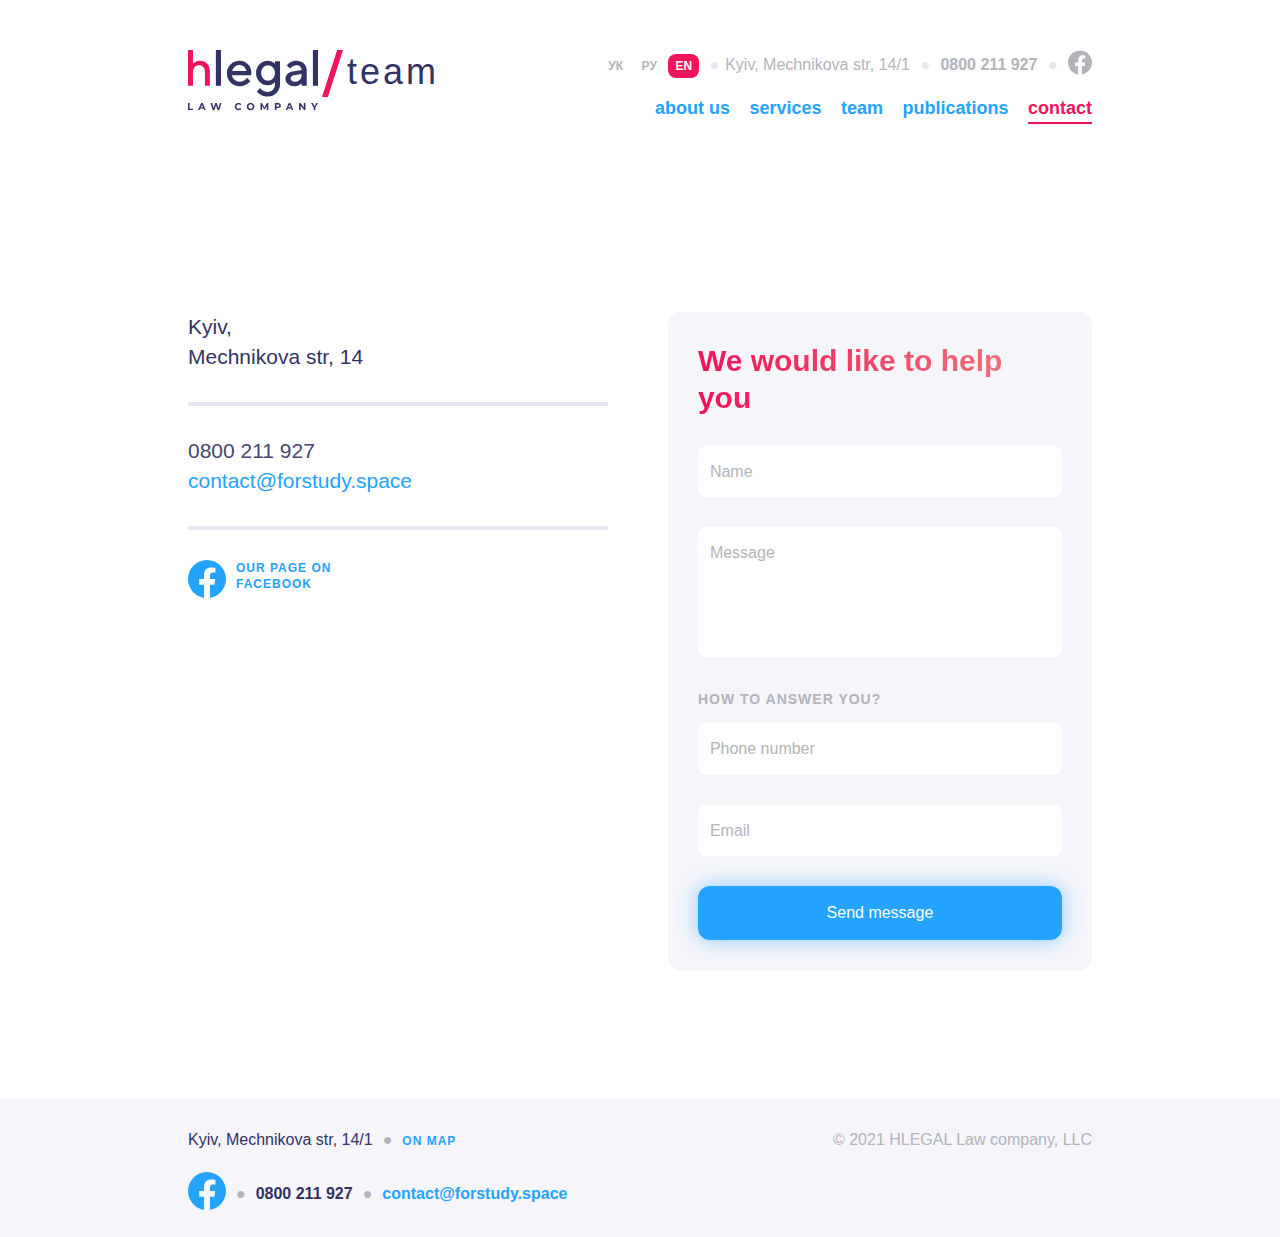
<file: index.html>
<!DOCTYPE html>
<html lang="en">

<head>
	<meta charset="UTF-8">
	<meta http-equiv="X-UA-Compatible" content="IE=edge">
	<meta name="viewport" content="width=device-width, initial-scale=1.0">
	<title>Contacts</title>
	<link rel="stylesheet" href="./fonts/font.css">
	<link rel="stylesheet" href="./css/style.css">
</head>

<body>
	<div class="wrapper">

		<!-- ____________________HEADER____________________ -->

		<header class="header">
			<div class="container">
				<div class="head-wrap">
					<div class="header-logo flex">
						<a href="#">
							<svg class="logo" width="130" height="61" viewbox="0 0 130 61" fill="none"
								xmlns="http://www.w3.org/2000/svg">
								<path
									d="M4.95672 0H0V35.7986H4.95672V22.5177C4.95672 20.2709 5.51557 18.4984 6.63326 17.2502C7.75095 16.002 9.2817 15.353 11.1769 15.353C12.8049 15.353 14.1655 15.9521 15.2589 17.1004C16.3523 18.2738 16.9112 19.7466 16.9112 21.5191V35.8236H21.8922V21.5191C21.8922 18.2238 20.9932 15.6276 19.1951 13.6804C17.3971 11.7332 15.0402 10.7596 12.1731 10.7596C11.347 10.7596 10.5209 10.8594 9.71906 11.0841C8.89294 11.3088 8.2369 11.5584 7.70235 11.833C7.16781 12.1076 6.65756 12.4072 6.1959 12.7567C5.73424 13.1062 5.41838 13.3558 5.27259 13.5056C5.1268 13.6554 5.00532 13.7552 4.95672 13.8301V0Z"
									fill="#F0145A" />
								<path d="M32.9726 0H27.8628V35.7689H32.9726V0Z" fill="#323264" />
								<path
									d="M63.1114 25.293L63.3669 22.7381C63.3669 19.3145 62.2428 16.453 59.9433 14.1536C57.6439 11.8541 54.7824 10.73 51.3588 10.73C47.9352 10.73 44.9715 11.9563 42.5188 14.4091C40.0661 16.8618 38.8397 19.7744 38.8397 23.2491C38.8397 26.826 40.1172 29.8919 42.621 32.4468C45.1248 35.0017 48.1396 36.2792 51.6143 36.2792C52.9429 36.2792 54.1692 36.0748 55.3956 35.7171C56.6219 35.3083 57.6439 34.8995 58.3593 34.4907C59.1258 34.0308 59.8922 33.5199 60.5565 32.9578C61.2208 32.3957 61.6807 31.9869 61.8851 31.7314C62.0895 31.4759 62.2428 31.3226 62.345 31.1693L59.0236 27.8479L58.2571 28.8188C57.7461 29.432 56.8774 30.0452 55.6511 30.7095C54.3736 31.3737 53.0451 31.6803 51.6143 31.6803C49.6215 31.6803 47.9352 31.0671 46.5045 29.7897C45.0737 28.5122 44.205 27.0304 43.9495 25.293H63.1114ZM51.3588 15.0733C53.2495 15.0733 54.7824 15.6354 56.0599 16.7085C57.2862 17.8327 58.0527 19.2123 58.3593 20.9497H44.1539C44.6138 19.2123 45.4314 17.8327 46.7089 16.7085C47.9352 15.6354 49.5193 15.0733 51.3588 15.0733Z"
									fill="#323264" />
								<path
									d="M86.9429 34.2863C86.9429 36.5347 86.2786 38.3742 84.8989 39.805C83.5704 41.1846 81.8841 41.9 79.7891 41.9C78.8693 41.9 77.9496 41.7467 77.0809 41.4912C76.2122 41.2357 75.5479 40.9291 74.9859 40.5714C74.4238 40.2137 73.9128 39.856 73.4018 39.3962C72.9419 38.9363 72.6353 38.6297 72.482 38.4764C72.3287 38.3231 72.2265 38.1698 72.1244 38.0676L68.803 41.389L69.2117 41.9C69.4672 42.2577 69.9271 42.7176 70.5403 43.2285C71.1535 43.6884 71.8689 44.1994 72.6864 44.7104C73.504 45.1703 74.526 45.5791 75.8034 45.9368C77.0809 46.2944 78.4094 46.4988 79.7891 46.4988C83.2638 46.4988 86.1253 45.3236 88.5269 42.9731C90.8774 40.5714 92.0527 37.7099 92.0527 34.2352V11.241H86.9429V13.7959L86.0742 13.0294C85.5121 12.5184 84.6434 12.0074 83.4171 11.4965C82.1907 10.9855 80.8622 10.73 79.5336 10.73C76.4166 10.73 73.7595 11.9052 71.4601 14.3069C69.1606 16.7085 68.0365 19.57 68.0365 22.9936C68.0365 26.4172 69.1606 29.2787 71.4601 31.6803C73.7595 34.0819 76.4166 35.2572 79.5336 35.2572C80.4023 35.2572 81.2199 35.155 82.0885 34.9506C82.9061 34.6951 83.5704 34.4396 84.1325 34.1841C84.6945 33.9286 85.2055 33.622 85.6654 33.2644C86.1253 32.9067 86.483 32.6512 86.5852 32.549L86.9429 32.1913V34.2863ZM73.1463 22.9936C73.1463 20.8475 73.8106 19.059 75.1903 17.5772C76.5699 16.0953 78.2051 15.3288 80.0446 15.3288C81.8841 15.3288 83.5193 16.0953 84.8989 17.5772C86.2275 19.059 86.9429 20.8475 86.9429 22.9936C86.9429 25.1397 86.2275 26.9282 84.8989 28.41C83.5193 29.8919 81.8841 30.6583 80.0446 30.6583C78.2051 30.6583 76.5699 29.8919 75.1903 28.41C73.8106 26.9282 73.1463 25.1397 73.1463 22.9936Z"
									fill="#323264" />
								<path
									d="M118.724 35.7682V19.9277C118.724 17.3217 117.753 15.1244 115.863 13.3871C113.972 11.5987 111.519 10.73 108.504 10.73C107.329 10.73 106.154 10.8833 105.03 11.1899C103.906 11.5476 102.986 11.9052 102.321 12.314C101.657 12.7228 100.993 13.1827 100.38 13.7448C99.7666 14.2558 99.4089 14.6135 99.2045 14.8179C99.0512 15.0222 98.8979 15.1755 98.7957 15.3288L102.117 18.6502L102.781 17.7816C103.19 17.2195 103.906 16.7085 104.979 16.1464C106.052 15.5843 107.227 15.3288 108.504 15.3288C109.986 15.3288 111.213 15.7887 112.183 16.6574C113.154 17.5261 113.614 18.6502 113.614 19.9277L104.672 21.4606C102.475 21.8183 100.686 22.687 99.46 24.0667C98.1825 25.4463 97.5182 27.1326 97.5182 29.1254C97.5182 31.016 98.3358 32.6512 99.971 34.0819C101.657 35.5638 103.701 36.2792 106.205 36.2792C107.074 36.2792 107.891 36.177 108.709 35.9215C109.577 35.7171 110.242 35.4616 110.804 35.2061C111.366 34.9506 111.877 34.644 112.337 34.2863C112.797 33.9287 113.103 33.6732 113.308 33.571C113.461 33.4177 113.563 33.2644 113.614 33.2133V35.7682H118.724ZM106.971 31.6803C105.643 31.6803 104.57 31.3737 103.803 30.7606C102.986 30.1474 102.628 29.432 102.628 28.6144C102.628 27.7457 102.884 26.9793 103.446 26.4172C104.008 25.8551 104.774 25.4463 105.694 25.293L113.614 24.0156V24.5265C113.614 26.826 113.052 28.5633 111.877 29.8408C110.702 31.0671 109.066 31.6803 106.971 31.6803Z"
									fill="#323264" />
								<path d="M130 0H124.89V35.7689H130V0Z" fill="#323264" />
								<path d="M0 53.1185H1.59915V58.7253H5.06396V60.0283H0V53.1185Z" fill="#323264" />
								<path
									d="M15.5016 58.5477H12.2934L11.6814 60.0283H10.0428L13.1226 53.1185H14.702L17.7917 60.0283H16.1136L15.5016 58.5477ZM14.9982 57.3335L13.9025 54.688L12.8067 57.3335H14.9982Z"
									fill="#323264" />
								<path
									d="M33.5121 53.1185L31.2516 60.0283H29.534L28.0138 55.3494L26.4443 60.0283H24.7366L22.4662 53.1185H24.1245L25.6842 57.9751L27.313 53.1185H28.7937L30.3731 58.0146L31.9821 53.1185H33.5121Z"
									fill="#323264" />
								<path
									d="M50.5232 60.1468C49.819 60.1468 49.1807 59.9954 48.6082 59.6927C48.0422 59.3834 47.5947 58.959 47.2657 58.4193C46.9432 57.8731 46.782 57.2578 46.782 56.5734C46.782 55.889 46.9432 55.277 47.2657 54.7373C47.5947 54.1911 48.0422 53.7667 48.6082 53.464C49.1807 53.1547 49.8223 53 50.5331 53C51.1319 53 51.6716 53.1053 52.152 53.3159C52.6389 53.5265 53.047 53.8292 53.376 54.224L52.3494 55.1717C51.8821 54.6321 51.303 54.3622 50.612 54.3622C50.1843 54.3622 49.8026 54.4577 49.467 54.6485C49.1313 54.8328 48.8681 55.0927 48.6773 55.4283C48.493 55.764 48.4009 56.1456 48.4009 56.5734C48.4009 57.0012 48.493 57.3828 48.6773 57.7185C48.8681 58.0541 49.1313 58.3173 49.467 58.5082C49.8026 58.6924 50.1843 58.7846 50.612 58.7846C51.303 58.7846 51.8821 58.5115 52.3494 57.9653L53.376 58.9129C53.047 59.3143 52.6389 59.6203 52.152 59.8309C51.665 60.0415 51.1221 60.1468 50.5232 60.1468Z"
									fill="#323264" />
								<path
									d="M62.5933 60.1468C61.876 60.1468 61.2278 59.9922 60.6487 59.6829C60.0761 59.3736 59.6253 58.9491 59.2963 58.4095C58.9738 57.8632 58.8126 57.2512 58.8126 56.5734C58.8126 55.8956 58.9738 55.2868 59.2963 54.7472C59.6253 54.201 60.0761 53.7733 60.6487 53.464C61.2278 53.1547 61.876 53 62.5933 53C63.3106 53 63.9555 53.1547 64.5281 53.464C65.1006 53.7733 65.5514 54.201 65.8804 54.7472C66.2095 55.2868 66.374 55.8956 66.374 56.5734C66.374 57.2512 66.2095 57.8632 65.8804 58.4095C65.5514 58.9491 65.1006 59.3736 64.5281 59.6829C63.9555 59.9922 63.3106 60.1468 62.5933 60.1468ZM62.5933 58.7846C63.0013 58.7846 63.3698 58.6924 63.6989 58.5082C64.0279 58.3173 64.2846 58.0541 64.4688 57.7185C64.6597 57.3828 64.7551 57.0012 64.7551 56.5734C64.7551 56.1456 64.6597 55.764 64.4688 55.4283C64.2846 55.0927 64.0279 54.8328 63.6989 54.6485C63.3698 54.4577 63.0013 54.3622 62.5933 54.3622C62.1853 54.3622 61.8168 54.4577 61.4877 54.6485C61.1587 54.8328 60.8987 55.0927 60.7079 55.4283C60.5236 55.764 60.4315 56.1456 60.4315 56.5734C60.4315 57.0012 60.5236 57.3828 60.7079 57.7185C60.8987 58.0541 61.1587 58.3173 61.4877 58.5082C61.8168 58.6924 62.1853 58.7846 62.5933 58.7846Z"
									fill="#323264" />
								<path
									d="M78.7995 60.0283L78.7896 55.8824L76.7561 59.2979H76.0355L74.0119 55.9713V60.0283H72.5115V53.1185H73.8342L76.4205 57.4125L78.9673 53.1185H80.2802L80.2999 60.0283H78.7995Z"
									fill="#323264" />
								<path
									d="M89.8659 53.1185C90.478 53.1185 91.0077 53.2205 91.4552 53.4245C91.9093 53.6285 92.2581 53.918 92.5016 54.2931C92.7451 54.6682 92.8668 55.1125 92.8668 55.6258C92.8668 56.1325 92.7451 56.5767 92.5016 56.9584C92.2581 57.3335 91.9093 57.623 91.4552 57.8271C91.0077 58.0245 90.478 58.1232 89.8659 58.1232H88.4741V60.0283H86.8749V53.1185H89.8659ZM89.7771 56.8202C90.2575 56.8202 90.6227 56.7182 90.8728 56.5142C91.1229 56.3036 91.2479 56.0074 91.2479 55.6258C91.2479 55.2375 91.1229 54.9414 90.8728 54.7373C90.6227 54.5268 90.2575 54.4215 89.7771 54.4215H88.4741V56.8202H89.7771Z"
									fill="#323264" />
								<path
									d="M103.148 58.5477H99.9396L99.3276 60.0283H97.6889L100.769 53.1185H102.348L105.438 60.0283H103.76L103.148 58.5477ZM102.644 57.3335L101.549 54.688L100.453 57.3335H102.644Z"
									fill="#323264" />
								<path
									d="M117.428 53.1185V60.0283H116.115L112.67 55.8331V60.0283H111.09V53.1185H112.413L115.848 57.3137V53.1185H117.428Z"
									fill="#323264" />
								<path
									d="M127.315 57.5803V60.0283H125.716V57.5605L123.041 53.1185H124.739L126.585 56.1884L128.43 53.1185H130L127.315 57.5803Z"
									fill="#323264" />
							</svg>
						</a>
						<span class="slash">
							<svg width="21" height="47" viewbox="0 0 21 47" fill="none" xmlns="http://www.w3.org/2000/svg">
								<path fill-rule="evenodd" clip-rule="evenodd" d="M15.1752 0H21L5.82482 47H0L15.1752 0Z"
									fill="#F0145A" />
							</svg>
						</span>
						<span class="team">
							<a href="#">team</a>
						</span>
						<div class="navbar">
							<input type="checkbox" class="checkbox">
							<div class="burger">
								<span></span>
								<span></span>
								<span></span>
								<span></span>
							</div>
							<nav class="nav">
								<ul class="links">
									<li><a href="#" class="link">about us</a></li>
									<li><a href="#" class="link background">services</a></li>
									<li><a href="#" class="link background">team</a></li>
									<li><a href="#" class="link background">publications</a></li>
									<li><a href="#" class="link background">contact</a></li>
								</ul>
							</nav>
						</div>
					</div>
					<div class="right-head-wrap">
						<span class="lang-btn">
							<label>
								<input type="radio" name="language" value="language1">
								<span>УК</span>
							</label>
							<label>
								<input type="radio" name="language" value="language1">
								<span>РУ</span>
							</label>
							<label>
								<input type="radio" name="language" value="language1" checked>
								<span>EN</span>
							</label>
						</span>
						<a class="mech"
							href="https://www.google.com.ua/maps/place/%D0%B2%D1%83%D0%BB%D0%B8%D1%86%D1%8F+%D0%9C%D0%B5%D1%87%D0%BD%D0%B8%D0%BA%D0%BE%D0%B2%D0%B0,+14%2F1,+%D0%9A%D0%B8%D1%97%D0%B2,+02000/@50.436795,30.5305163,17z/data=!3m1!4b1!4m5!3m4!1s0x40d4cf07295b8e39:0x17b2112e2dc0e7a!8m2!3d50.436795!4d30.532705"
							target="_blank"><span class="point">&#9679;</span>Kyiv, Mechnikova str, 14/1</a>
						<span class="point">&#9679;</span>
						<a class="tell" href="tel:0800211927">0800 211 927</a>
						<span class="point">&#9679;</span>
						<a href="#">
							<svg class="fb-icon-head" width="24" height="25" viewbox="0 0 24 25" fill="none"
								xmlns="http://www.w3.org/2000/svg">
								<g clip-path="url(#clip0_22721_6715)">
									<path
										d="M24 12.5733C24 5.90541 18.6274 0.5 12 0.5C5.37258 0.5 0 5.90541 0 12.5733C0 18.5995 4.38823 23.5943 10.125 24.5V16.0633H7.07813V12.5733H10.125V9.91343C10.125 6.88755 11.9165 5.21615 14.6576 5.21615C15.9705 5.21615 17.3438 5.45195 17.3438 5.45195V8.42313H15.8306C14.3399 8.42313 13.875 9.35379 13.875 10.3086V12.5733H17.2031L16.6711 16.0633H13.875V24.5C19.6118 23.5943 24 18.5995 24 12.5733Z"
										fill="#B3B3BA" />
								</g>
								<defs>
									<clippath id="clip0_22721_6715">
										<rect width="24" height="24" fill="white" transform="translate(0 0.5)" />
									</clippath>
								</defs>
							</svg>
						</a>
					</div>
					<nav class="basement-nav">
						<a href="#">about us</a>
						<a href="#">services</a>
						<a href="#">team</a>
						<a href="#">publications</a>
						<a class="visited" href="#">contact</a>
					</nav>
				</div>
			</div>
		</header>

		<!-- ____________________MAIN____________________ -->

		<main class="main">
			<section class="section-contact">
				<div class="small-container">
					<div class="contact-wraper flex">
						<div class="left-contact-column">
							<div class="contact-address">
								<p>Kyiv,</p>
								<p>Mechnikova str, 14</p>
							</div>
							<hr class="grey-line">
							<div class="contact-tell-mail flex">
								<a href="tel:0800211927">0800 211 927</a>
								<a href="mailto:contact@forstudy.space">contact@forstudy.space</a>
							</div>
							<hr class="grey-line">
							<div class="contact-icon-fb">
								<a href="#">
									<ul class="fb-row flex">
										<li><svg width="38" height="38" viewbox="0 0 38 38" fill="none"
												xmlns="http://www.w3.org/2000/svg">
												<path
													d="M38 19.1161C38 8.55857 29.4934 0 19 0C8.50658 0 0 8.55857 0 19.1161C0 28.6575 6.94803 36.5659 16.0312 38V24.6419H11.207V19.1161H16.0312V14.9046C16.0312 10.1136 18.8678 7.46723 23.2078 7.46723C25.2866 7.46723 27.4609 7.84059 27.4609 7.84059V12.545H25.0651C22.7048 12.545 21.9688 14.0185 21.9688 15.5302V19.1161H27.2383L26.3959 24.6419H21.9688V38C31.052 36.5659 38 28.6575 38 19.1161Z"
													fill="#24A3FF" />
											</svg></li>
										<li>
											<p>Our page on facebook</p>
										</li>
									</ul>
								</a>
							</div>
						</div>
						<div class="right-contact-column">
							<h2>We would like to help you</h2>
							<form class="contact-form" action="#" method="post">
								<p>
									<label>
										<input class="form-input" type="text" placeholder="Name" tabindex="1">
									</label>
								</p>
								<p>
									<label>
										<textarea class="form-input message" name="comment" cols="6" rows="3" placeholder="Message"
											tabindex="2"></textarea>
									</label>
								</p>
								<p>How to answer you?</p>
								<p>
									<label>
										<input class="form-input" type="tel" placeholder="Phone number" tabindex="3"
											maxlength="13">
									</label>
								</p>
								<p>
									<label>
										<input class="form-input" type="email" placeholder="Email" tabindex="4">
									</label>
								</p>
								<div class="form-btn flex">
									<button type="submit">Send message</button>
								</div>
							</form>
						</div>
					</div>
				</div>
			</section>
		</main>

		<!-- ____________________FOOTER____________________ -->

		<footer class="footer">
			<div class="container">
				<div class="foot-wrap grid-foot">
					<div class="left-foot flex">
						<p>Kyiv, Mechnikova str, 14/1</p>
						<span class="foot-point">&#9679;</span>
						<p><a href="https://www.google.com.ua/maps/place/%D0%B2%D1%83%D0%BB%D0%B8%D1%86%D1%8F+%D0%9C%D0%B5%D1%87%D0%BD%D0%B8%D0%BA%D0%BE%D0%B2%D0%B0,+14%2F1,+%D0%9A%D0%B8%D1%97%D0%B2,+02000/@50.436795,30.5305163,17z/data=!3m1!4b1!4m5!3m4!1s0x40d4cf07295b8e39:0x17b2112e2dc0e7a!8m2!3d50.436795!4d30.532705"
								target="_blank">ON MAP</a></p>
					</div>
					<div class="hlegal">
						<p>© 2021 HLEGAL Law company, LLC</p>
					</div>
					<div class="under-lfoot flex center">
						<a href="#">
							<svg width="38" height="38" viewbox="0 0 38 38" fill="none" xmlns="http://www.w3.org/2000/svg">
								<path
									d="M38 19.1161C38 8.55857 29.4934 0 19 0C8.50658 0 0 8.55857 0 19.1161C0 28.6575 6.94803 36.5659 16.0312 38V24.6419H11.207V19.1161H16.0312V14.9046C16.0312 10.1136 18.8678 7.46723 23.2078 7.46723C25.2866 7.46723 27.4609 7.84059 27.4609 7.84059V12.545H25.0651C22.7048 12.545 21.9688 14.0185 21.9688 15.5302V19.1161H27.2383L26.3959 24.6419H21.9688V38C31.052 36.5659 38 28.6575 38 19.1161Z"
									fill="#24A3FF" />
							</svg>
						</a>
						<span class="foot-point">&#9679;</span>
						<a class="tell" href="tel:0800211927">0800 211 927</a>
						<span class="foot-point">&#9679;</span>
						<p class="foot-mail"><a href="mailto:contact@forstudy.space">contact@forstudy.space</a></p>
					</div>
				</div>
			</div>
		</footer>
	</div>
</body>

</html>
</file>
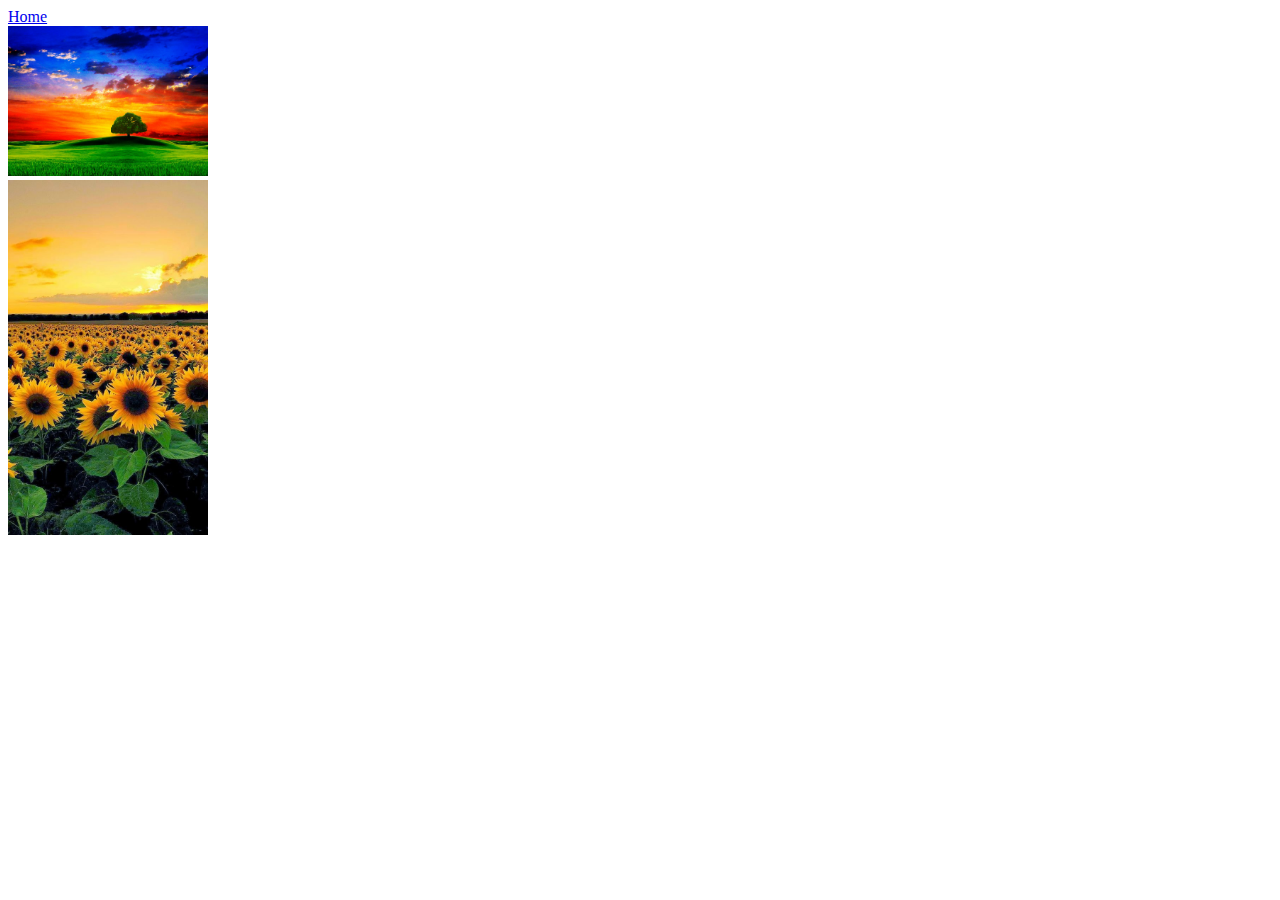
<file: gallery.html>
<!DOCTYPE html>
<html lang="en">
<head>
    <meta charset="UTF-8">
    <meta http-equiv="X-UA-Compatible" content="IE=edge">
    <meta name="viewport" content="width=device-width, initial-scale=1.0">
    <title>Document</title>
</head>
<body>
    
    <header>
        <nav>
            <a href="./index.html">Home</a>
        </nav>
    </header>
    <main>
        <div class="container">
            <img src="./1556708032_1.jpg" alt="nature" width="200">
            <br>
            <img src="./1574514215_2.jpg" alt="nature" width="200">
        </div>
    </main>
    <footer></footer>

</body>
</html>
</file>
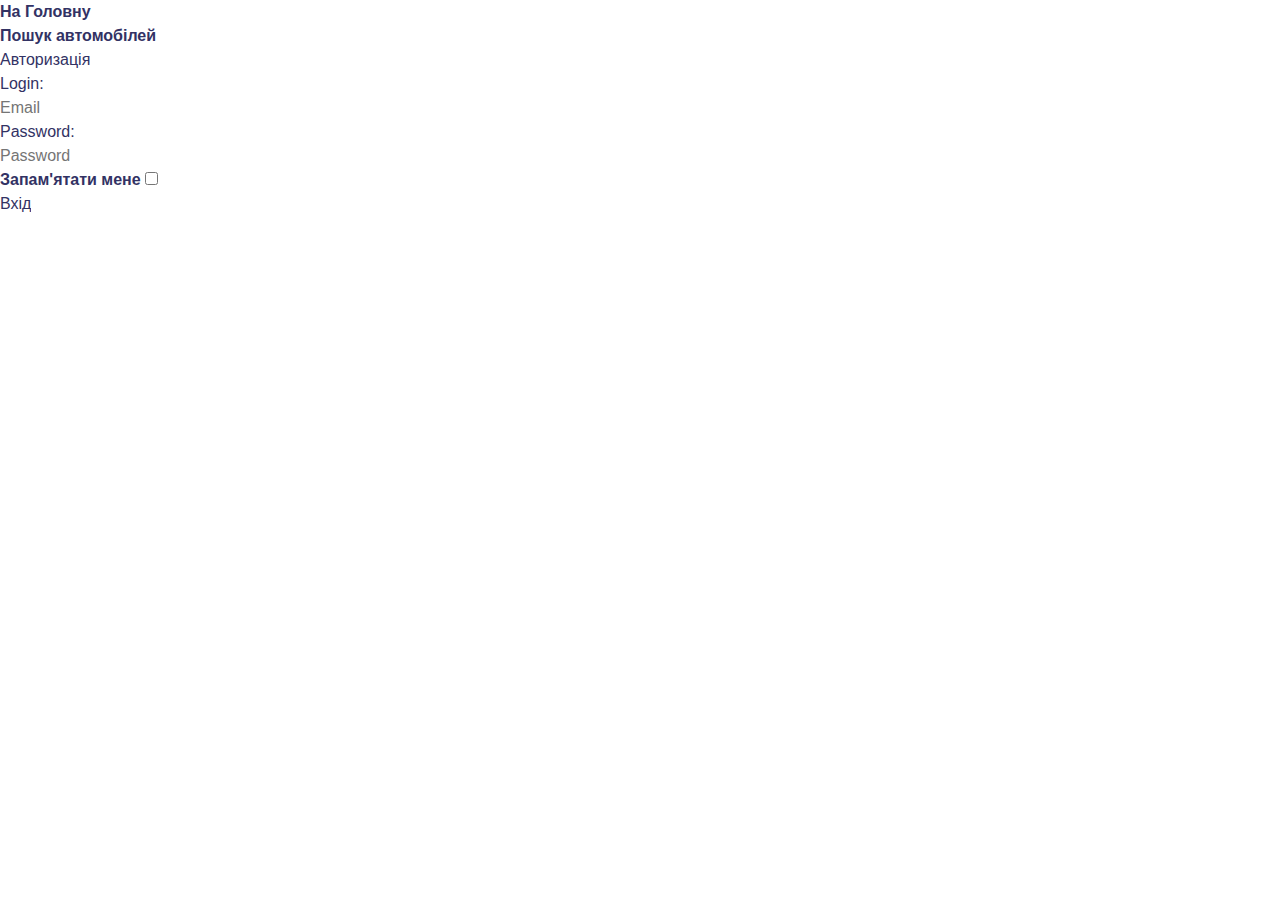
<file: pages/authorization.html>
<!DOCTYPE html>
<html lang="en">

<head>
    <meta charset="UTF-8">
    <meta http-equiv="X-UA-Compatible" content="IE=edge">
    <meta name="viewport" content="width=device-width, initial-scale=1.0">
    <title>Document</title>
    <link rel="stylesheet" href="../fonts/font.css">
    <link rel="stylesheet" href="../css/style.css">
</head>

<body class="body">
    <header>
        <nav class="nav-to-second">
            <a href="../index.html" target="blank"><strong>На Головну</strong></a>
        </nav>
        <nav class="nav-to-main">
            <a href="./search.html" target="blank"><strong>Пошук автомобілей</strong></a>
        </nav>
    </header>
    <main>
        <section>
            <h1>Авторизація</h1>
            <form action="https://fom.in.ua/echo" method="post">
                <label for="email">Login:</label>
                <br>
                <input type="email" name="login" placeholder="Email" id="email">
                <br>
                <label for="pass">Password:</label>
                <br>
                <input type="password" name="pass" placeholder="Password" id="pass">
                <br>
                <label>
                    <strong>Запам'ятати мене</strong>
                    <input type="checkbox" name="save-me">
                </label>
                <br>
                <input type="submit" value="Вхід">
                <br>
            </form>
        </section>
    </main>
    <footer></footer>
</body>

</html>
</file>
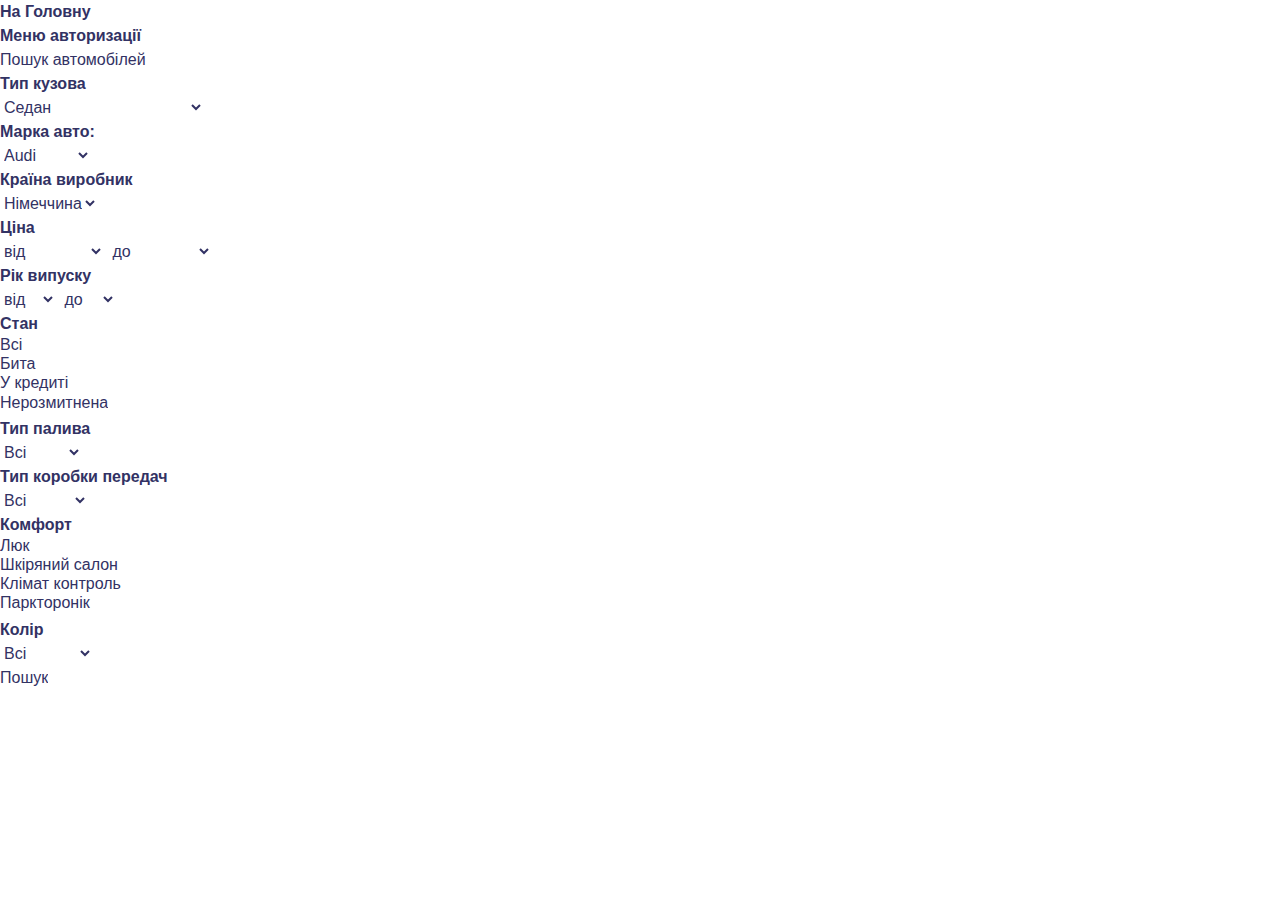
<file: pages/search.html>
<!DOCTYPE html>
<html lang="en">

<head>
    <meta charset="UTF-8">
    <meta http-equiv="X-UA-Compatible" content="IE=edge">
    <meta name="viewport" content="width=device-width, initial-scale=1.0">
    <title>Document</title>
    <link rel="stylesheet" href="../fonts/font.css">
    <link rel="stylesheet" href="../css/style.css">
</head>

<body class="body">
    <header>
        <nav class="nav-to-second">
            <a href="../index.html" target="blank"><strong>На Головну</strong></a>
        </nav>
        <nav class="nav-to-autor">
            <a href="./authorization.html" target="blank"><strong>Меню авторизації</strong></a>
        </nav>
    </header>
    <main>
        <section>
          <h2>Пошук автомобілей</h2>
            <form action="https://fom.in.ua/echo" method="post">
                <label for="types-auto"><strong>Тип кузова</strong></label>
                <br>
                <select class="first" name="types-auto" id="types-auto">
                    <option value="Седан">Седан</option>
                    <option value="Позашляховик/Кросовер">Позашляховик/Кросовер</option>
                    <option value="Лімузин">Лімузин</option>
                    <option value="Купе">Купе</option>
                    <option value="Універсал">Універсал</option>
                </select>
                <br>
                <label for="marka"><strong>Марка авто:</strong></label>
                <br>
                <select name="marka" id="marka">
                    <option value="Audi">Audi</option>
                    <option value="BMW">BMW</option>
                    <option value="Mersedes">Mersedes</option>
                    <option value="Mazda">Mazda</option>
                    <option value="Kia">Kia</option>
                </select>
                <br>
                <label for="country-producing"><strong>Країна виробник</strong></label>
                <br>
                <select class="first" name="country-producing" id="country-producing">
                    <option value="Німеччина">Німеччина</option>
                    <option value="Японія">Японія</option>
                    <option value="Франція">Франція</option>
                    <option value="Італія">Італія</option>
                    <option value="Китай">Китай</option>
                    <option value="Чехія">Чехія</option>
                </select>
                <br>
                <p><strong>Ціна</strong></p>
                <select name="vid_price" id="priceFrom" data-placeholder="від">
                    <option value="0" selected="selected">від</option>
                    <option value="0">0 usd</option>
                    <option value="5000">5000 usd</option>
                    <option value="10000">10000 usd</option>
                    <option value="15000">15000 usd</option>
                    <option value="20000">20000 usd</option>
                    <option value="25000">25000 usd</option>
                    <option value="50000">50000 usd</option>
                    <option value="100000">100000 usd</option>
                </select>
                <select name="do_price" id="priceTo" data-placeholder="до">
                    <option value="0">до</option>
                    <option value="0">0 usd</option>
                    <option value="5000">5000 usd</option>
                    <option value="10000">10000 usd</option>
                    <option value="15000">15000 usd</option>
                    <option value="20000">20000 usd</option>
                    <option value="25000">25000 usd</option>
                    <option value="50000">50000 usd</option>
                    <option value="100000">100000 usd</option>
                </select>
                <br>
                <p><strong>Рік випуску</strong></p>
                <select name="vid_year" id="ot_from_year" data-placeholder="від">
                    <option value="0">від</option>
                    <option value="2022">2022</option>
                    <option value="2021">2021</option>
                    <option value="2020">2020</option>
                    <option value="2019">2019</option>
                    <option value="2018">2018</option>
                    <option value="2017">2017</option>
                    <option value="2016">2016</option>
                </select>
                <select name="do_year" id="do_from_year" data-placeholder="до">
                    <option value="0">до</option>
                    <option value="2022">2022</option>
                    <option value="2021">2021</option>
                    <option value="2020">2020</option>
                    <option value="2019">2019</option>
                    <option value="2018">2018</option>
                    <option value="2017">2017</option>
                </select>
                <br>
                <p><strong>Cтан</strong></p>
                <select class="second" name="condition" multiple="multiple" size="4">
                    <option value="Всі">Всі</option>
                    <option value="Бита">Бита</option>
                    <option value="У кредиті">У кредиті</option>
                    <option value="Нерозмитнена">Нерозмитнена</option>
                </select>
                <p><strong>Тип палива</strong></p>
                <select class="second" name="type_fuel">
                    <option value="Всі">Всі</option>
                    <option value="Бензин">Бензин</option>
                    <option value="Дизель">Дизель</option>
                    <option value="Газ">Газ</option>
                    <option value="Електро">Електро</option>
                </select>
                <p><strong>Тип коробки передач</strong></p>
                <select class="second" name="transmission" id="transmission">
                    <option value="Всі">Всі</option>
                    <option value="Механіка">Механіка</option>
                    <option value="Автомат">Автомат</option>
                    <option value="Електро">Електро</option>
                </select>
                <p><strong>Комфорт</strong></p>
                <select class="second" name="condition" multiple="multiple" size="4">
                    <option value="Люк">Люк</option>
                    <option value="Шкіряний салон">Шкіряний салон</option>
                    <option value="Клімат контроль">Клімат контроль</option>
                    <option value="Паркторонік">Паркторонік</option>
                    <option value="Підігрів сидінь">Підігрів сидінь</option>
                </select>
                <p><strong>Колір</strong></p>
                <select name="color">
                    <option value="Всі">Всі</option>
                    <option value="Білий">Білий</option>
                    <option value="Чорний">Чорний</option>
                    <option value="Червоний">Червоний</option>
                    <option value="Жовтий">Жовтий</option>
                    <option value="Синій">Синій</option>
                </select>
                <br>
                <input type="submit" value="Пошук">
            </form>
        </section>
    </main>
    <footer>

    </footer>
</body>

</html>
</file>
<file: fonts/font.css>
@font-face {
  font-family: "Montserrat-Bold";
  src: url("Montserrat-Bold.woff2") format("woff2"),
    url("Montserrat-Bold.woff") format("woff");
  font-weight: 700;
  font-style: normal;
}
@font-face {
  font-family: "Montserrat-Regular";
  src: url("Montserrat-Regular.woff2") format("woff2"),
    url("Montserrat-Regular.woff") format("woff");
  font-weight: 400;
  font-style: normal;
}
</file>
<file: css/style.css>
@import url(../css/reset.css);

/* Переменные цвета */
:root {
  --main-color: #323264;
  --alt-color: #46466e;
  --soft-color: #686887;
  --accent-color: #f0145a;
  --regular-color: #24a3ff;
  --hover-color: #0085ff;
  --active-color: #006ccf;
  --bg-color: #f5f5fa;
  --bg-alt-color: #ededf7;
  --gray-text-color: #b3b3ba;
  --separator-color: #e6e6f0;
}

.flex {
  display: flex;
}

.center {
  align-items: center;
}

.space-between {
  justify-content: space-between;
}

html {
  font-family: "Montserrat", sans-serif;
  font-size: 16px;
  font-weight: 400;
  line-height: 1.5;
  color: var(--main-color);
}

.container {
  width: 100%;
  margin: 0 auto;
  max-width: 1630px;
  padding: 0 15px;
}

.small-container {
  width: 100%;
  margin: 0 auto;
  max-width: 1390px;
  padding: 0 15px;
}

.wrapper {
  min-height: 100%;
  display: grid;
  grid-template: minmax(66px, auto) 1fr minmax(139px, auto) / 1fr;
  grid-template-areas:
    "header"
    "main"
    "footer";
}

.header {
  grid-area: header;
  margin-top: 50px;
  margin-bottom: 60px;
}

.main {
  grid-area: main;
}

.footer {
  grid-area: footer;
}

/*---------------- HEADER---------------- */
.head-wrap {
  display: grid;
  grid-row-gap: 18px;
  grid-template-areas:
    "a b"
    "a c";
}

.header-logo {
  grid-area: a;
  justify-self: start;
}

.right-head-wrap {
  /* align-self: baseline; */
  grid-area: b;
  justify-self: end;
}

.basement-nav {
  grid-area: c;
  justify-self: end;
}

.slash {
  margin: 0 4px;
}

.team {
  font-size: 36px;
  line-height: 1.23;
  letter-spacing: 3px;
}

input[type="radio"] {
  width: 0;
  height: 0;
  opacity: 0;
  position: absolute;
}

input + span {
  font-weight: 700;
  font-size: 12px;
  line-height: 1.25;
  text-align: center;
  border-radius: 8px;
  padding: 5px 7px;
  transition: all 0.2s linear;
}

input:hover + span {
  background-color: var(--bg-color);
}

input:checked + span {
  background-color: var(--accent-color);
  color: aliceblue;
}

.point {
  margin: 0 6px;
  color: var(--separator-color);
}

.right-head-wrap {
  color: var(--gray-text-color);
}

.tell {
  font-weight: 700;
}

svg.fb-icon-head {
  margin-bottom: -5px;
}

.fb-icon-head:hover path {
  fill: var(--accent-color);
  transition: all 0.2s linear;
}

.basement-nav > a {
  font-size: 18px;
  font-weight: 700;
  color: var(--regular-color);
  border-bottom: 2px solid transparent;
  transition: all 0.2s linear;
}

.basement-nav > a + a {
  margin-left: 15px;
}

.basement-nav > a:hover,
a.visited {
  color: var(--accent-color);
  border-bottom-color: var(--accent-color);
}

.navbar {
  display: none;
}

/*---------------- MAIN---------------- */

.main {
  margin: 10% 0;
}

.contact-wraper {
  justify-content: center;
  gap: 60px;
}

.left-contact-column {
  width: 50%;
}

.contact-address p {
  font-size: 21px;
  line-height: 1.43;
  color: var(--main-color);
}

.grey-line {
  height: 4px;
  background-color: var(--separator-color);
  margin: 30px 0;
}

.contact-tell-mail {
  flex-direction: column;
  font-size: 21px;
  line-height: 1.43;
}

.contact-tell-mail a:first-child {
  color: var(--alt-color);
}

.contact-tell-mail a:last-child {
  color: var(--regular-color);
}

.contact-icon-fb a:hover p,
.contact-icon-fb a:hover path {
  color: var(--accent-color);
  fill: var(--accent-color);
}

.fb-row p {
  max-width: 105px;
  margin-left: 10px;
  font-weight: 700;
  font-size: 12px;
  line-height: 1.34;
  letter-spacing: 1px;
  text-transform: uppercase;
  color: var(--regular-color);
}

.right-contact-column {
  width: 50%;
  background-color: var(--bg-color);
  border-radius: 12px;
  padding: 30px;
}

.right-contact-column h2 {
  font-weight: 700;
  font-size: 30px;
  line-height: 37px;
  background: linear-gradient(90.13deg, #f0145a 0.84%, #ef8080 99.96%);
  -webkit-background-clip: text;
  -webkit-text-fill-color: transparent;
  background-clip: text;
  margin-bottom: 30px;
}

.contact-form p {
  font-weight: 700;
  font-size: 14px;
  line-height: 1.22;
  letter-spacing: 1px;
  text-transform: uppercase;
  color: var(--gray-text-color);
  margin: 15px 0;
}

.form-input {
  border: 2px solid transparent;
  width: 100%;
  background: #ffffff;
  border-radius: 8px;
  font-size: 16px;
  line-height: 1.7;
  color: var(--gray-text-color);
  padding: 10px 0 10px 10px;
  margin-bottom: 15px;
  cursor: pointer;
}

.form-input::placeholder {
  font-size: 16px;
  line-height: 1.7;
  color: var(--gray-text-color);
}

.form-input:focus {
  border-color: var(--regular-color);
}

.form-input:invalid {
  border-color: #ff0000;
}

.message {
  min-height: 130px;
  resize: none;
}

.form-btn {
  justify-content: center;
  flex-direction: row;
  background-color: var(--regular-color);
  padding: 18px 0;
  box-shadow: 0px 0px 20px rgba(36, 163, 255, 0.5);
  border-radius: 12px;
  font-weight: 700;
  font-size: 16px;
  line-height: 1.25;
  color: #fff;
}

.form-btn:hover {
  background-color: var(--hover-color);
}

.form-btn:active {
  background-color: var(--active-color);
}

/*---------------- FOOTER---------------- */

.footer {
  background-color: var(--bg-color);
  padding-top: 30px;
}

.grid-foot {
  display: grid;
  grid-row-gap: 20px;
  grid-template-areas:
    "one three"
    "two three";
}

.left-foot {
  grid-area: one;
  justify-self: start;
}

.hlegal {
  grid-area: three;
  justify-self: end;
}

.under-lfoot {
  grid-area: two;
}

.foot-point {
  margin: 0 10px;
  color: var(--gray-text-color);
}

.left-foot a {
  font-weight: 700;
  font-size: 12px;
  line-height: 1.25;
  letter-spacing: 1px;
  color: var(--regular-color);
}

.foot-mail {
  color: var(--regular-color);
  font-weight: 700;
  font-size: 16px;
  line-height: 1.25;
}

.hlegal {
  color: var(--gray-text-color);
}

.under-lfoot a:hover path {
  fill: var(--accent-color);
}

.foot-mail:hover {
  color: var(--accent-color);
}

/* MEDIA */

/* Desktop SD */

@media screen and (max-width: 1700px) {
  .container {
    max-width: 1350px;
  }

  .small-container {
    max-width: 1110px;
  }
}

/* Tablet HD */

@media screen and (max-width: 1350px) {
  .container,
  .small-container {
    max-width: 934px;
  }
}

/* Tablet SD */

@media screen and (max-width: 1000px) {
  .container,
  .small-container {
    max-width: 678px;
    padding: 0 60px;
  }

  .head-wrap {
    grid-template-areas:
      "b"
      "a"
      "c";
  }

  .header-logo {
    grid-area: a;
    justify-self: start;
  }

  .right-head-wrap {
    grid-area: b;
    justify-self: start;
  }

  .basement-nav {
    grid-area: c;
    justify-self: start;
  }

  .contact-wraper {
    flex-direction: column;
  }

  .left-contact-column,
  .right-contact-column {
    width: 100%;
  }

  .grid-foot {
    display: grid;
    grid-row-gap: 20px;
    grid-template-areas:
      "one"
      "two"
      "three";
  }

  .left-foot {
    grid-area: one;
    justify-self: center;
  }

  .hlegal {
    grid-area: three;
    justify-self: center;
    margin-bottom: 30px;
  }

  .under-lfoot {
    grid-area: two;
    justify-self: center;
  }
}

/* For medium screens */

@media screen and (max-width: 611px) {
  .header {
    padding-top: 12px;
    padding-bottom: 10px;
    margin-top: 0;
    position: relative;
    background-color: var(--bg-color);
  }

  .container,
  .small-container {
    max-width: 551px;
    padding: 0 15px;
  }

  a.mech,
  span.point,
  svg.fb-icon-head,
  .basement-nav {
    display: none;
  }

  .head-wrap {
    display: flex;
    flex-direction: column-reverse;
  }

  .header-logo {
    position: absolute;
    top: 65px;
    left: 20px;
  }

  .right-head-wrap {
    display: grid;
    grid-template-columns: 99px 97px;
    justify-content: space-between;
  }

  .logo {
    width: 70px;
    height: 32px;
  }

  .slash {
    width: 12px;
    height: 26px;
  }

  .team {
    font-size: 20px;
  }

  .main {
    margin: 30px 0;
  }

  .contact-wraper {
    gap: 30px;
  }

  .left-foot,
  .hlegal,
  .under-lfoot {
    display: grid;
    justify-items: center;
  }

  .under-lfoot svg {
    width: 38px;
    height: 38px;
  }

  .foot-point {
    display: none;
  }

  a.tell {
    margin-bottom: 10px;
  }

  .hlegal {
    margin-bottom: 30px;
  }

  .navbar {
    display: flex;
  }

  .checkbox {
    position: absolute;
    top: 5px;
    right: -370px;
    width: 32px;
    height: 32px;
    opacity: 0;
    z-index: 3;
  }

  .burger {
    width: 32px;
    height: 32px;
    position: relative;
    z-index: 2;
  }

  .burger span {
    display: inline-block;
    width: 18px;
    height: 2px;
    background-color: #323264;
    position: absolute;
    left: 370px;
    top: 5px;
    opacity: 1;
    transition: all 0.2s linear;
  }

  .burger span:first-child {
    top: 10px;
  }

  .burger span:nth-child(2),
  .burger span:nth-child(3) {
    top: 16px;
  }

  .burger span:last-child {
    top: 22px;
  }

  .checkbox:checked + .burger span:first-child {
    top: -15px;
    opacity: 0;
  }
  .checkbox:checked + .burger span:nth-child(2) {
    transform: rotate(45deg);
  }
  .checkbox:checked + .burger span:nth-child(3) {
    transform: rotate(-45deg);
  }
  .checkbox:checked + .burger span:last-child {
    top: 42px;
    opacity: 0;
  }
}

@media screen and (max-width: 570px) {
  .container,
  .small-container {
    max-width: 510px;
    padding: 0 15px;
  }

  .checkbox {
    right: -320px;
  }

  .burger span {
    left: 320px;
  }
}

@media screen and (max-width: 520px) {
  .container,
  .small-container {
    max-width: 460px;
    padding: 0 15px;
  }

  .checkbox {
    right: -270px;
  }

  .burger span {
    left: 270px;
  }
}

@media screen and (max-width: 500px) {
  .container,
  .small-container {
    max-width: 440px;
    padding: 0 15px;
  }

  .checkbox {
    right: -240px;
  }

  .burger span {
    left: 240px;
  }
}

@media screen and (max-width: 440px) {
  .container,
  .small-container {
    max-width: 380px;
    padding: 0 15px;
  }

  .checkbox {
    right: -210px;
  }

  .burger span {
    left: 210px;
  }
}

@media screen and (max-width: 410px) {
  .container,
  .small-container {
    max-width: 350px;
    padding: 0 15px;
  }

  .checkbox {
    right: -165px;
  }

  .burger span {
    left: 165px;
  }
}

/* ..............nav.............. */
.nav {
  position: fixed;
  inset: 0;
  background-color: rgb(50, 50, 100, 0.7);
  z-index: 0;
}
.nav .links {
  list-style: none;
  width: 100%;
  background-color: #ffffff;
  border-radius: 12px 12px 0px 0px;
  display: flex;
  flex-direction: column;
  gap: 15px;
  padding: 64px 12px 12px 12px;
  margin: 0 8px;
}
.nav .links li {
  line-height: 20px;
  text-align: center;
  color: #24a3ff;
  background-color: #f5f5fa;
  border-radius: 12px;
}

.links > li:active {
  background-color: #e6e6f0;
  border-radius: 12px;
}

.nav li:first-child {
  padding: 7px 112px;
}
.nav li:nth-child(2) {
  padding: 7px 114px;
}
.nav li:nth-child(3) {
  padding: 7px 111px;
}
.nav li:nth-child(4) {
  padding: 7px 101px;
}
.nav li:last-child {
  padding: 7px 107px;
}

.nav .link:hover {
  color: #f0145a;
  text-decoration: underline;
}
.burger + .nav {
  display: none;
}
.checkbox:checked ~ .nav {
  display: flex;
  z-index: 1;
}
</file>
